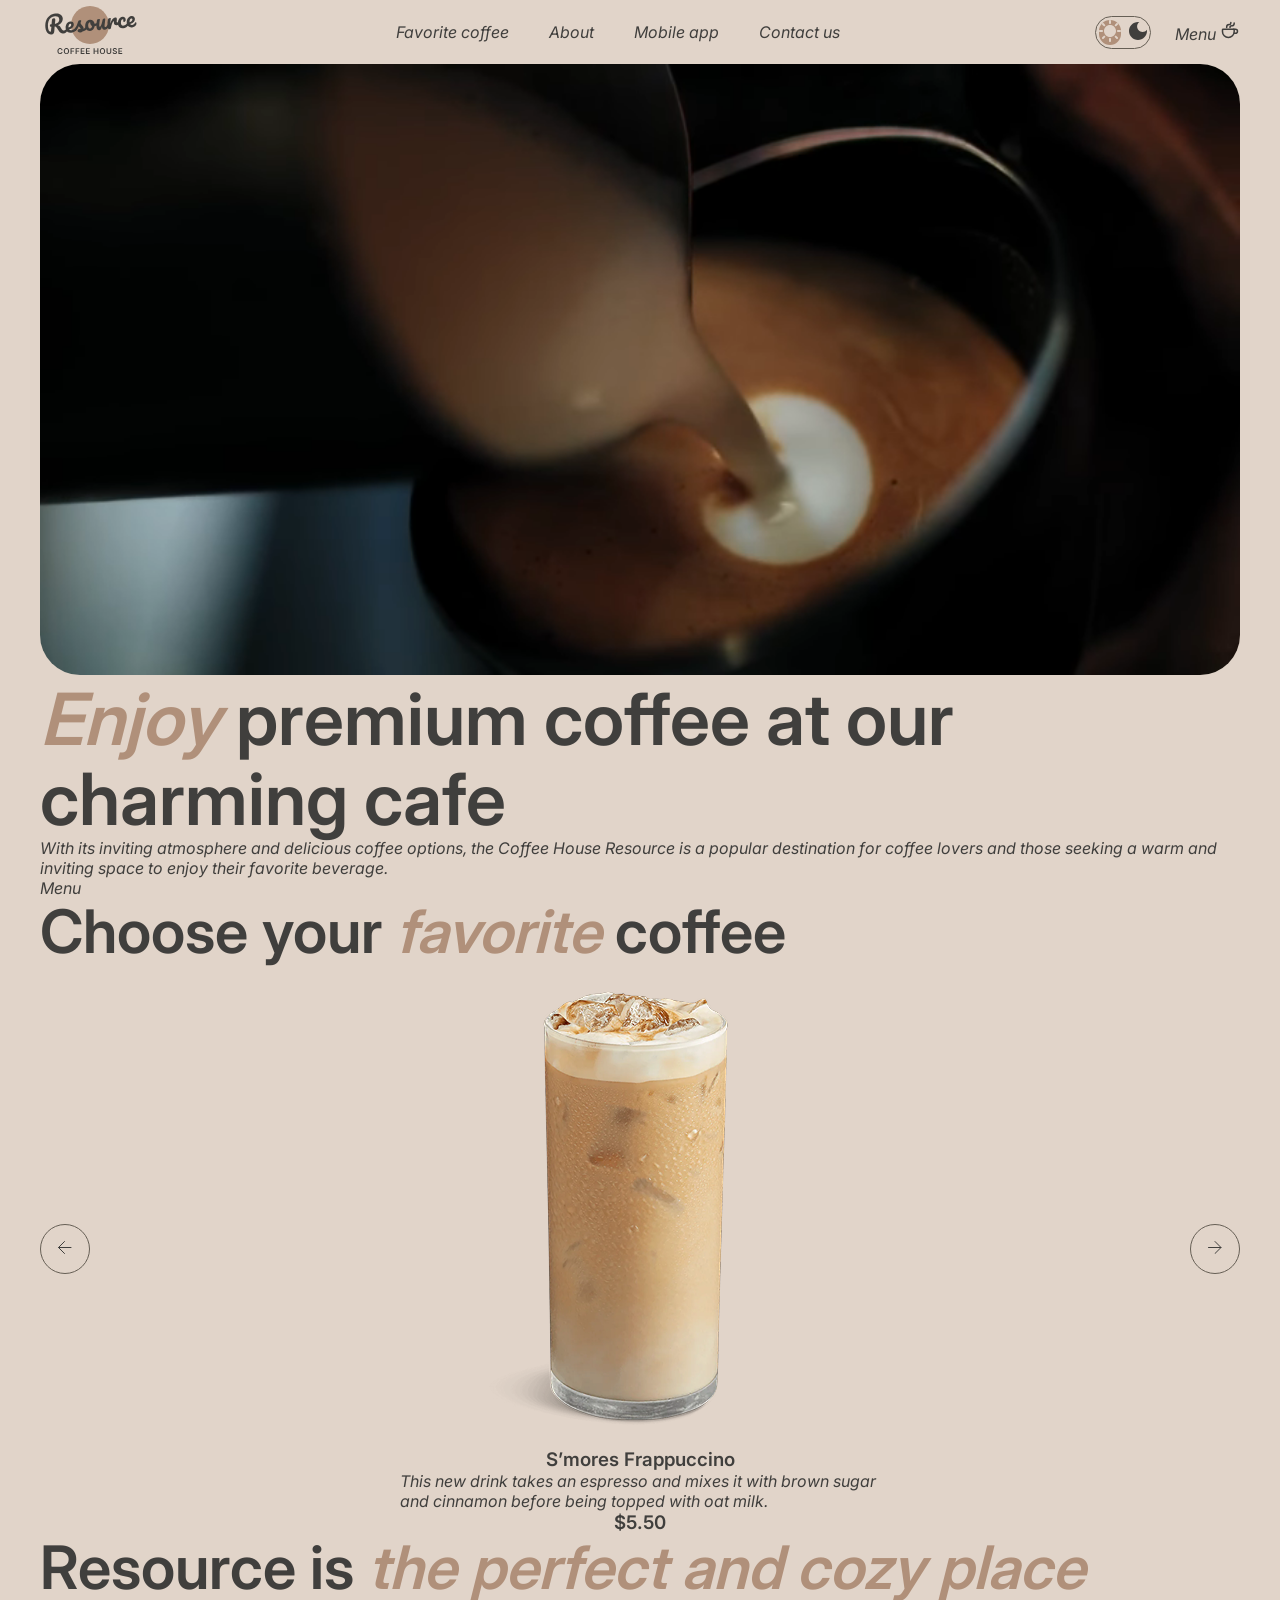
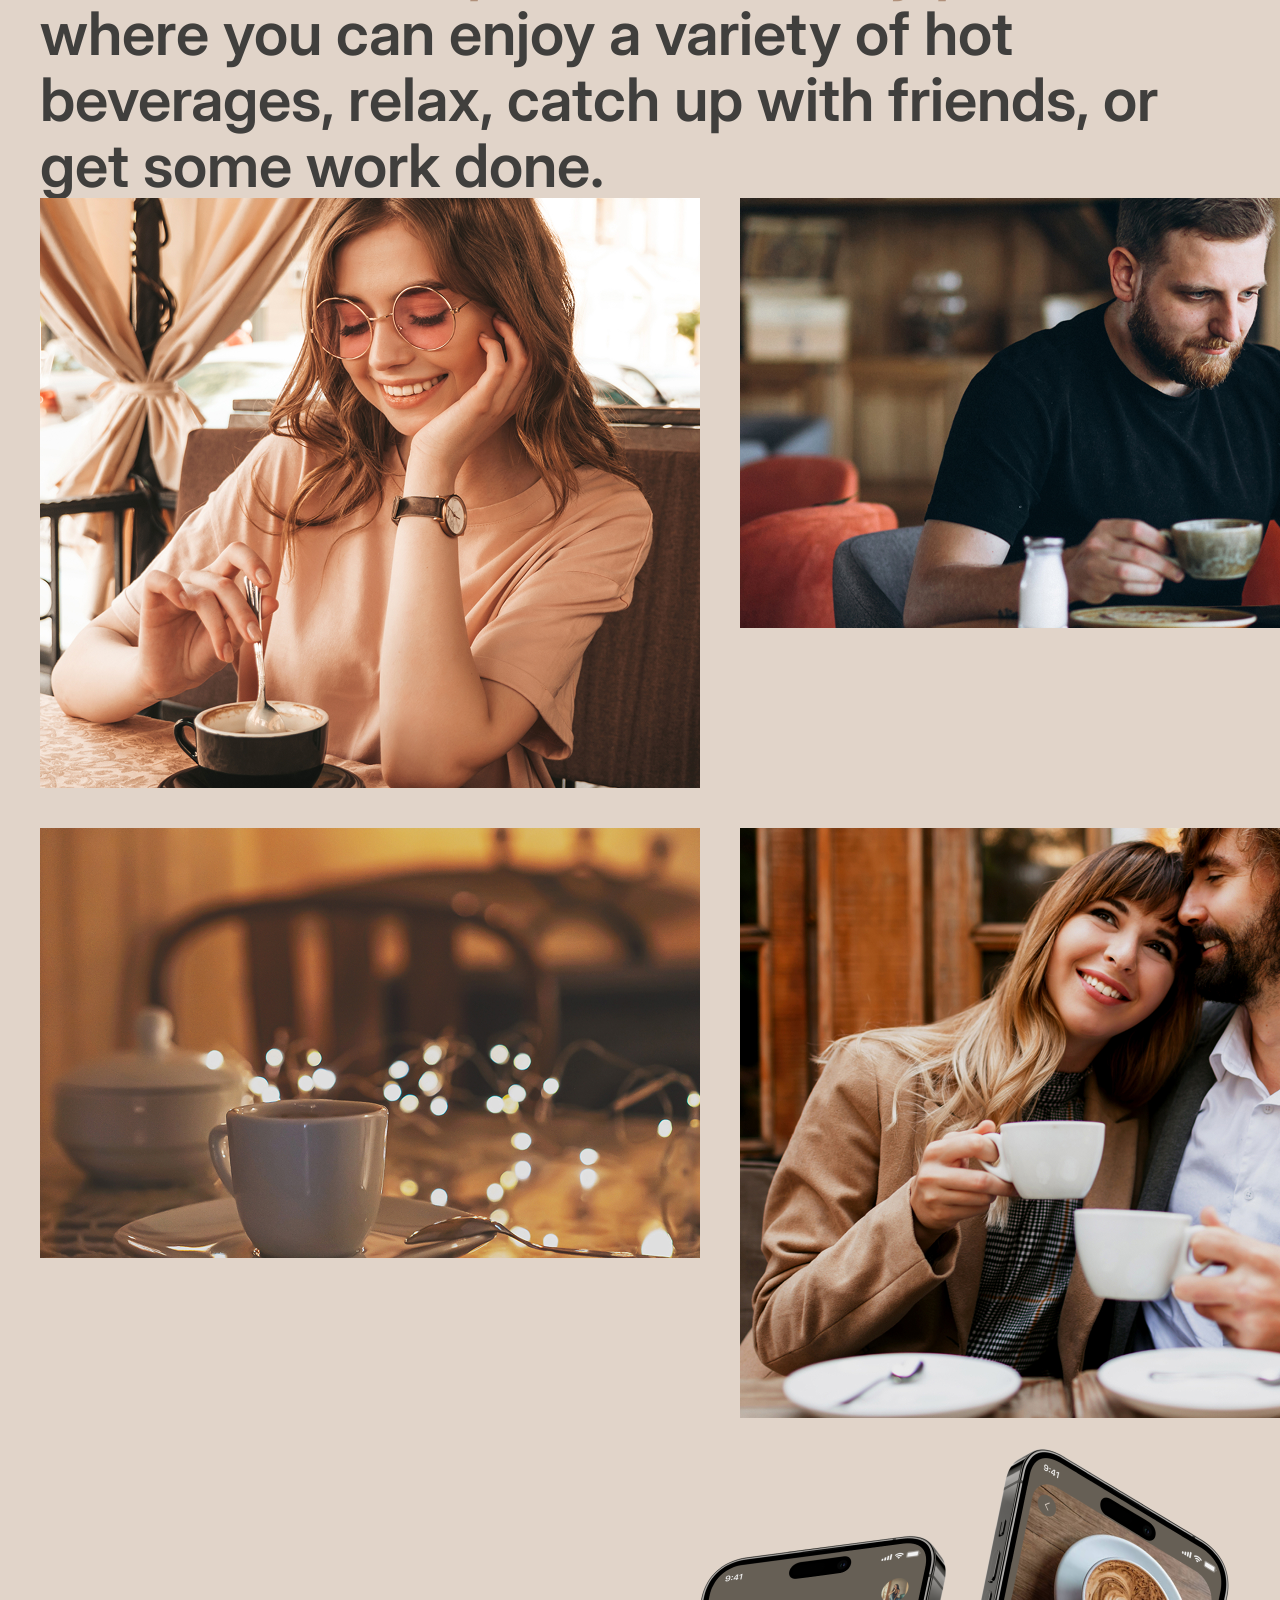
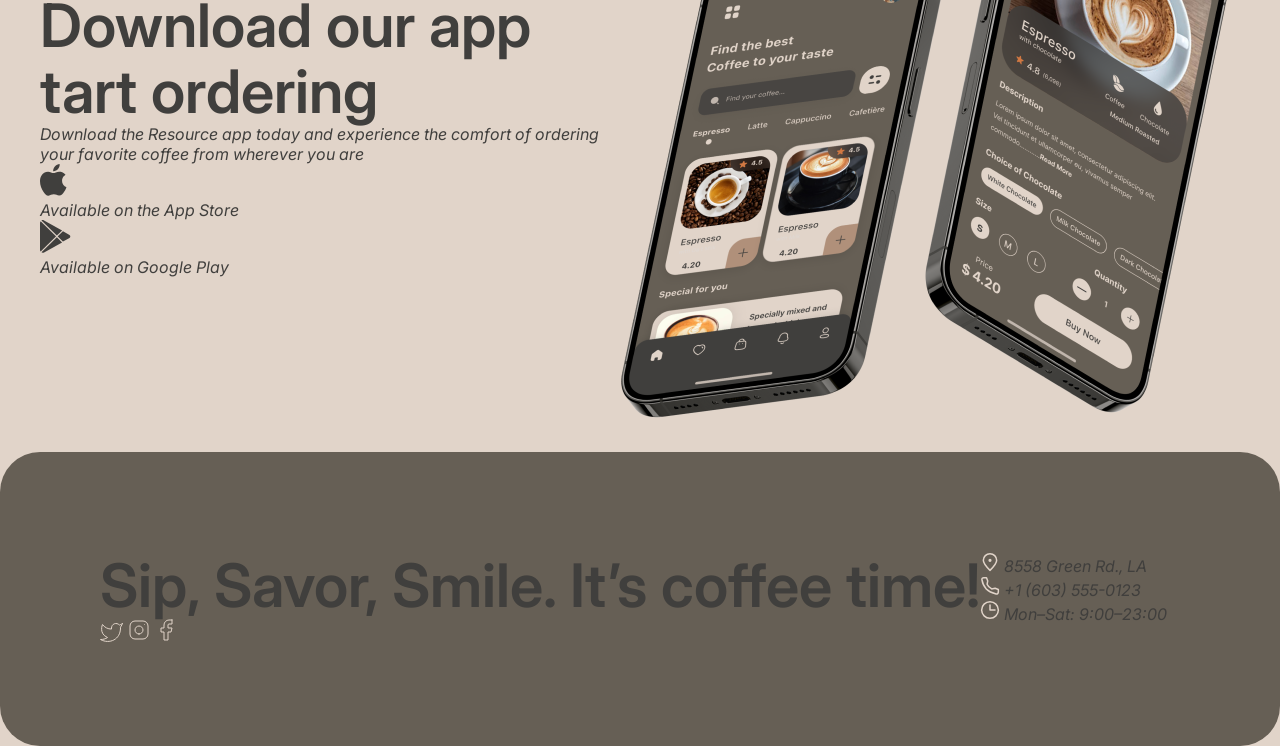
<file: index.html>
<!doctype html>
<html lang="en">
  <head>
    <meta charset="UTF-8">
    <meta name="viewport" content="width=device-width, initial-scale=1.0">
    <link rel="stylesheet" href="./css/style.css">
    <link rel="shortcut icon" href="./assets/favicon.ico" type="image/x-icon">
    <title>Coffee House</title>
  </head>
  <body>
    <header class="header container">
      <div class="logo">
        <a href="#">
          <img src="./assets/svg/logo.svg" alt="logo">
        </a>
      </div>
      <nav class="nav">
        <ul class="nav__list">
          <li class="nav__item"><a href="#favorites" class="nav__link">Favorite coffee</a></li>
          <li class="nav__item"><a href="#about" class="nav__link">About</a></li>
          <li class="nav__item"><a href="#mobile-app" class="nav__link">Mobile app</a></li>
          <li class="nav__item"><a href="#contact-us" class="nav__link">Contact us</a></li>
        </ul>
      </nav>
      <div class="header-actions">
        <button class="theme-switch" type="button">
          <span class="theme-switch_light theme-toggle">
            <svg width="22" height="22" viewBox="0 0 22 22" fill="none" xmlns="http://www.w3.org/2000/svg">
              <path id="Sun" d="M10 3V1C10 0.45 10.45 0 11 0C11.55 0 12 0.45 12 1V3C12 3.55 11.55 4 11 4C10.45 4 10 3.55 10 3ZM17.36 6.05L18.77 4.63C19.16 4.24 19.16 3.61 18.77 3.22C18.38 2.83 17.75 2.83 17.36 3.22L15.95 4.64C15.56 5.03 15.56 5.66 15.95 6.05C16.34 6.44 16.97 6.44 17.36 6.05ZM21 10H19C18.45 10 18 10.45 18 11C18 11.55 18.45 12 19 12H21C21.55 12 22 11.55 22 11C22 10.45 21.55 10 21 10ZM11 18C10.45 18 10 18.45 10 19V21C10 21.55 10.45 22 11 22C11.55 22 12 21.55 12 21V19C12 18.45 11.55 18 11 18ZM4.64 6.05L3.22 4.64C2.83 4.25 2.83 3.61 3.22 3.23C3.61 2.85 4.25 2.84 4.63 3.23L6.04 4.64C6.43 5.03 6.43 5.67 6.04 6.05C5.65 6.43 5.02 6.44 4.64 6.05ZM15.95 15.95C15.56 16.34 15.56 16.98 15.95 17.36L17.36 18.77C17.75 19.16 18.39 19.16 18.77 18.77C19.16 18.38 19.16 17.74 18.77 17.36L17.36 15.95C16.98 15.56 16.34 15.56 15.95 15.95ZM1 12H3C3.55 12 4 11.55 4 11C4 10.45 3.55 10 3 10H1C0.45 10 0 10.45 0 11C0 11.55 0.45 12 1 12ZM4.64 18.78L6.05 17.37C6.44 16.98 6.44 16.34 6.05 15.96C5.66 15.58 5.02 15.57 4.64 15.96L3.23 17.37C2.84 17.76 2.84 18.4 3.23 18.78C3.61 19.17 4.25 19.17 4.64 18.78ZM11 5C7.69 5 5 7.69 5 11C5 14.31 7.69 17 11 17C14.31 17 17 14.31 17 11C17 7.69 14.31 5 11 5Z" fill="#E1D4C9"/>
            </svg>
          </span>

          <span class="theme-switch_dark theme-toggle">
            <svg width="18" height="18" viewBox="0 0 18 18" fill="none" xmlns="http://www.w3.org/2000/svg">
              <path d="M9 0C4.03 0 0 4.03 0 9C0 13.97 4.03 18 9 18C13.97 18 18 13.97 18 9C18 8.54 17.96 8.08 17.9 7.64C16.92 9.01 15.32 9.9 13.5 9.9C10.52 9.9 8.1 7.48 8.1 4.5C8.1 2.69 8.99 1.08 10.36 0.0999999C9.92 0.0399999 9.46 0 9 0Z" fill="#403F3D"/>
            </svg>
          </span>
        </button>
        <a href="./menu.html" class="link-menu">
          <span>Menu</span>
          <img src="./assets/svg/coffee-cup.svg" alt="coffee-cup">
        </a>

        <!-- burger menu -->
        <button class="burger-menu" type="button">
          <span class="burger-menu__line"></span>
          <span class="burger-menu__line"></span>
        </button>
      </div>
    </header>

    <main class="main">
      <!-- enjoy -->
      <section class="enjoy container">
        <div class="enjoy__wrapper">
          <video class="enjoy__video" src="./assets/video/video-enjoy.webm" autoplay loop muted></video>
        </div>
        <div class="enjoy__content">
          <h1 class="enjoy__title"><span class="text-accent">Enjoy</span> premium coffee at our charming cafe</h1>
          <p class="enjoy__text text-medium">With its inviting atmosphere and delicious coffee options, the Coffee House Resource is a popular destination for coffee lovers and those seeking a warm and inviting space to enjoy their favorite beverage.</p>
          <a href="./menu.html" class="link-menu">Menu</a>
        </div>
      </section>

      <!-- favorites -->
      <section class="favorites container" id="favorites">
        <h2  class="favorites__title">Choose your <span class="text-accent">favorite</span> coffee</h2>
        <div class="slider">
          <button class="slider__btn slider__btn_prev">
            <svg width="14" height="13" viewBox="0 0 14 13" fill="none" xmlns="http://www.w3.org/2000/svg">
              <path d="M13 6.5H0.5M6.5 12.5L0.5 6.5L6.5 0.5" stroke="#403F3D" stroke-linecap="round" stroke-linejoin="round"/>
            </svg>
          </button>

          <!-- slider -->
          <div class="slide__line">
            <div class="slide">
              <div class="slide__img">
                <img src="./assets/png/coffee-slider-1.png" alt="S’mores Frappuccino">
              </div>
              <h3 class="slide__title">S’mores Frappuccino</h3>
              <p class="slide__text text-medium">This new drink takes an espresso and mixes it with brown sugar and cinnamon before being topped with oat milk.</p>
              <h3 class="slide__price">$5.50</h3>
            </div>
          </div>

          <button class="slider__btn slider__btn_next">
            <svg width="14" height="13" viewBox="0 0 14 13" fill="none" xmlns="http://www.w3.org/2000/svg">
              <path d="M0.5 6.5H13M7 12.5L13 6.5L7 0.5" stroke="#403F3D" stroke-linecap="round" stroke-linejoin="round"/>
            </svg>
          </button>
        </div>
        <div class="slider__controls"></div>
      </section>

      <!-- about -->
      <section class="about container" id="about">
        <h2 class="about__title">Resource is <span class="text-accent">the perfect and cozy place</span> where you can enjoy a variety of hot beverages, relax, catch up with friends, or get some work done.</h2>
        <div class="about__container-images">
          <img class="about__container-image" src="./assets/png/about-1.png" alt="about-1">
          <img class="about__container-image" src="./assets/png/about-3.png" alt="about-2">
          <img class="about__container-image" src="./assets/png/about-2.png" alt="about-3">
          <img class="about__container-image" src="./assets/png/about-4.png" alt="about-4">
        </div>
      </section>

      <!-- mobile-app -->
      <section class="mobile-app container" id="mobile-app">
        <div class="mobile-app__content">
          <h2 class="mobile-app__title"><span class="text_accent">Download</span> our app tart ordering</h2>
          <p class="mobile-app__text">Download the Resource app today and experience the comfort of ordering your favorite coffee from wherever you are</p>
          <div class="mobile-app__container-buttons">
            <a href="#" class="mobile-app__button">
              <svg width="27" height="32" viewBox="0 0 27 32" fill="none" xmlns="http://www.w3.org/2000/svg">
                <path d="M22.0578 16.8306C22.021 12.8323 25.4156 10.8871 25.5708 10.7966C23.6483 8.06361 20.6684 7.69021 19.6213 7.66043C17.1185 7.40364 14.6909 9.12057 13.4159 9.12057C12.1156 9.12057 10.1523 7.68524 8.03638 7.72742C5.31352 7.76836 2.76624 9.30541 1.36919 11.6922C-1.51399 16.5589 0.636305 23.7107 3.39861 27.6446C4.7804 29.5711 6.39503 31.7223 8.50843 31.6466C10.576 31.5635 11.3483 30.3614 13.8435 30.3614C16.3157 30.3614 17.0409 31.6466 19.1963 31.5982C21.4153 31.5635 22.8124 29.6629 24.1458 27.719C25.7426 25.5108 26.3839 23.3361 26.4093 23.2245C26.3572 23.2071 22.0998 21.6229 22.0578 16.8306Z" fill="#403F3D"/>
                <path d="M17.9863 5.07263C19.0983 3.71671 19.8592 1.872 19.648 0C18.0384 0.0694711 16.0256 1.08549 14.8664 2.41164C13.8409 3.58025 12.9248 5.49566 13.1615 7.29695C14.9695 7.42845 16.8259 6.40747 17.9863 5.07263Z" fill="#403F3D"/>
              </svg>
              <div class="mobile-app__button__text">
                <span>Available on the</span>
                <span>App Store</span>
              </div>
            </a>
            <a href="#" class="mobile-app__button">
              <svg width="31" height="33" viewBox="0 0 31 33" fill="none" xmlns="http://www.w3.org/2000/svg">
                <path d="M0.572202 1.40292C0.209755 1.77285 0 2.34879 0 3.09466V29.6994C0 30.4452 0.209755 31.0212 0.572202 31.3911L0.661658 31.4723L15.9523 16.5699V16.2181L0.661658 1.31571L0.572202 1.40292Z" fill="#403F3D"/>
                <path d="M22.894 21.5399L17.8027 16.57V16.2181L22.9001 11.2481L23.0143 11.3128L29.0509 14.6617C30.7737 15.6121 30.7737 17.176 29.0509 18.1324L23.0143 21.4753L22.894 21.5399V21.5399Z" fill="#403F3D"/>
                <path d="M22.0897 22.4007L16.8781 17.3195L1.49805 32.3166C2.07025 32.903 3.00336 32.9737 4.06448 32.3872L22.0897 22.4007" fill="#403F3D"/>
                <path d="M22.0897 10.3875L4.06448 0.400992C3.00336 -0.179462 2.07025 -0.108787 1.49805 0.477683L16.8781 15.4688L22.0897 10.3875Z" fill="#403F3D"/>
              </svg>
              <div class="mobile-app__button__text">
                <span>Available on</span>
                <span>Google Play</span>
              </div>
            </a>
          </div>
        </div>
        <div class="mobile-app__container-image">
          <img src="./assets/png/mobile-screens.png" alt="mobile phones">
        </div>
      </section>
    </main>

    <footer class="footer container" id="contact-us">
      <div class="footer__social">
        <h2 class="footer__title">Sip, Savor, Smile. <span class="text_accent">It’s coffee time!</span></h2>
        <div class="footer__link-socials">
          <a href="#" class="footer__link-social twitter">
            <svg width="23" height="19" viewBox="0 0 23 19" fill="none" xmlns="http://www.w3.org/2000/svg">
              <path d="M22.5 0.510056C22.5 0.510056 20.4821 1.70217 19.36 2.04006C18.7577 1.34757 17.9573 0.856748 17.067 0.633982C16.1767 0.411216 15.2395 0.467251 14.3821 0.794509C13.5247 1.12177 12.7884 1.70446 12.273 2.46377C11.7575 3.22309 11.4877 4.12239 11.5 5.04006V6.04006C9.74263 6.08562 8.00127 5.69587 6.43101 4.9055C4.86074 4.11513 3.51032 2.94869 2.5 1.51006C2.5 1.51006 -1.5 10.5101 7.5 14.5101C5.44053 15.908 2.98716 16.609 0.5 16.5101C9.5 21.5101 20.5 16.5101 20.5 5.01006C20.4991 4.73151 20.4723 4.45365 20.42 4.18006C21.4406 3.17355 22.5 0.510056 22.5 0.510056Z" stroke="#E1D4C9" stroke-linecap="round" stroke-linejoin="round"/>
            </svg>
          </a>
          <a href="#" class="footer__link-social instagramm">
            <svg width="24" height="24" viewBox="0 0 24 24" fill="none" xmlns="http://www.w3.org/2000/svg">
              <path d="M12 16C14.2091 16 16 14.2091 16 12C16 9.79086 14.2091 8 12 8C9.79086 8 8 9.79086 8 12C8 14.2091 9.79086 16 12 16Z" stroke="#E1D4C9" stroke-linecap="round" stroke-linejoin="round"/>
              <path d="M3 16V8C3 5.23858 5.23858 3 8 3H16C18.7614 3 21 5.23858 21 8V16C21 18.7614 18.7614 21 16 21H8C5.23858 21 3 18.7614 3 16Z" stroke="#E1D4C9"/>
              <path d="M17.5 6.51L17.51 6.49889" stroke="#E1D4C9" stroke-linecap="round" stroke-linejoin="round"/>
            </svg>
          </a>
          <a href="#" class="footer__link-social facebook">
            <svg width="24" height="24" viewBox="0 0 24 24" fill="none" xmlns="http://www.w3.org/2000/svg">
              <path d="M17 2H14C12.6739 2 11.4021 2.52678 10.4645 3.46447C9.52678 4.40215 9 5.67392 9 7V10H6V14H9V22H13V14H16L17 10H13V7C13 6.73478 13.1054 6.48043 13.2929 6.29289C13.4804 6.10536 13.7348 6 14 6H17V2Z" stroke="#E1D4C9" stroke-linecap="round" stroke-linejoin="round"/>
            </svg>
          </a>
        </div>
      </div>
      <div class="footer__contacts">
        <ul class="contacts__list">
          <li class="contacts__item">
            <a href="contacts__link">
              <img src="./assets/svg/pin-alt.svg" alt="pin-alt">
              <span>8558 Green Rd.,  LA</span>
            </a>
          </li>
          <li class="contacts__item">
            <a href="contacts__link">
              <img src="./assets/svg/phone.svg" alt="phone">
              <span>+1 (603) 555-0123</span>
            </a>
          </li>
          <li class="contacts__item">
            <a href="contacts__link">
              <img src="./assets/svg/clock.svg" alt="clock">
              <span>Mon–Sat: 9:00–23:00</span>
            </a>
          </li>
        </ul>
      </div>
    </footer>
    <script type="module" src="./js/index.js"></script>
  </body>
</html>
</file>
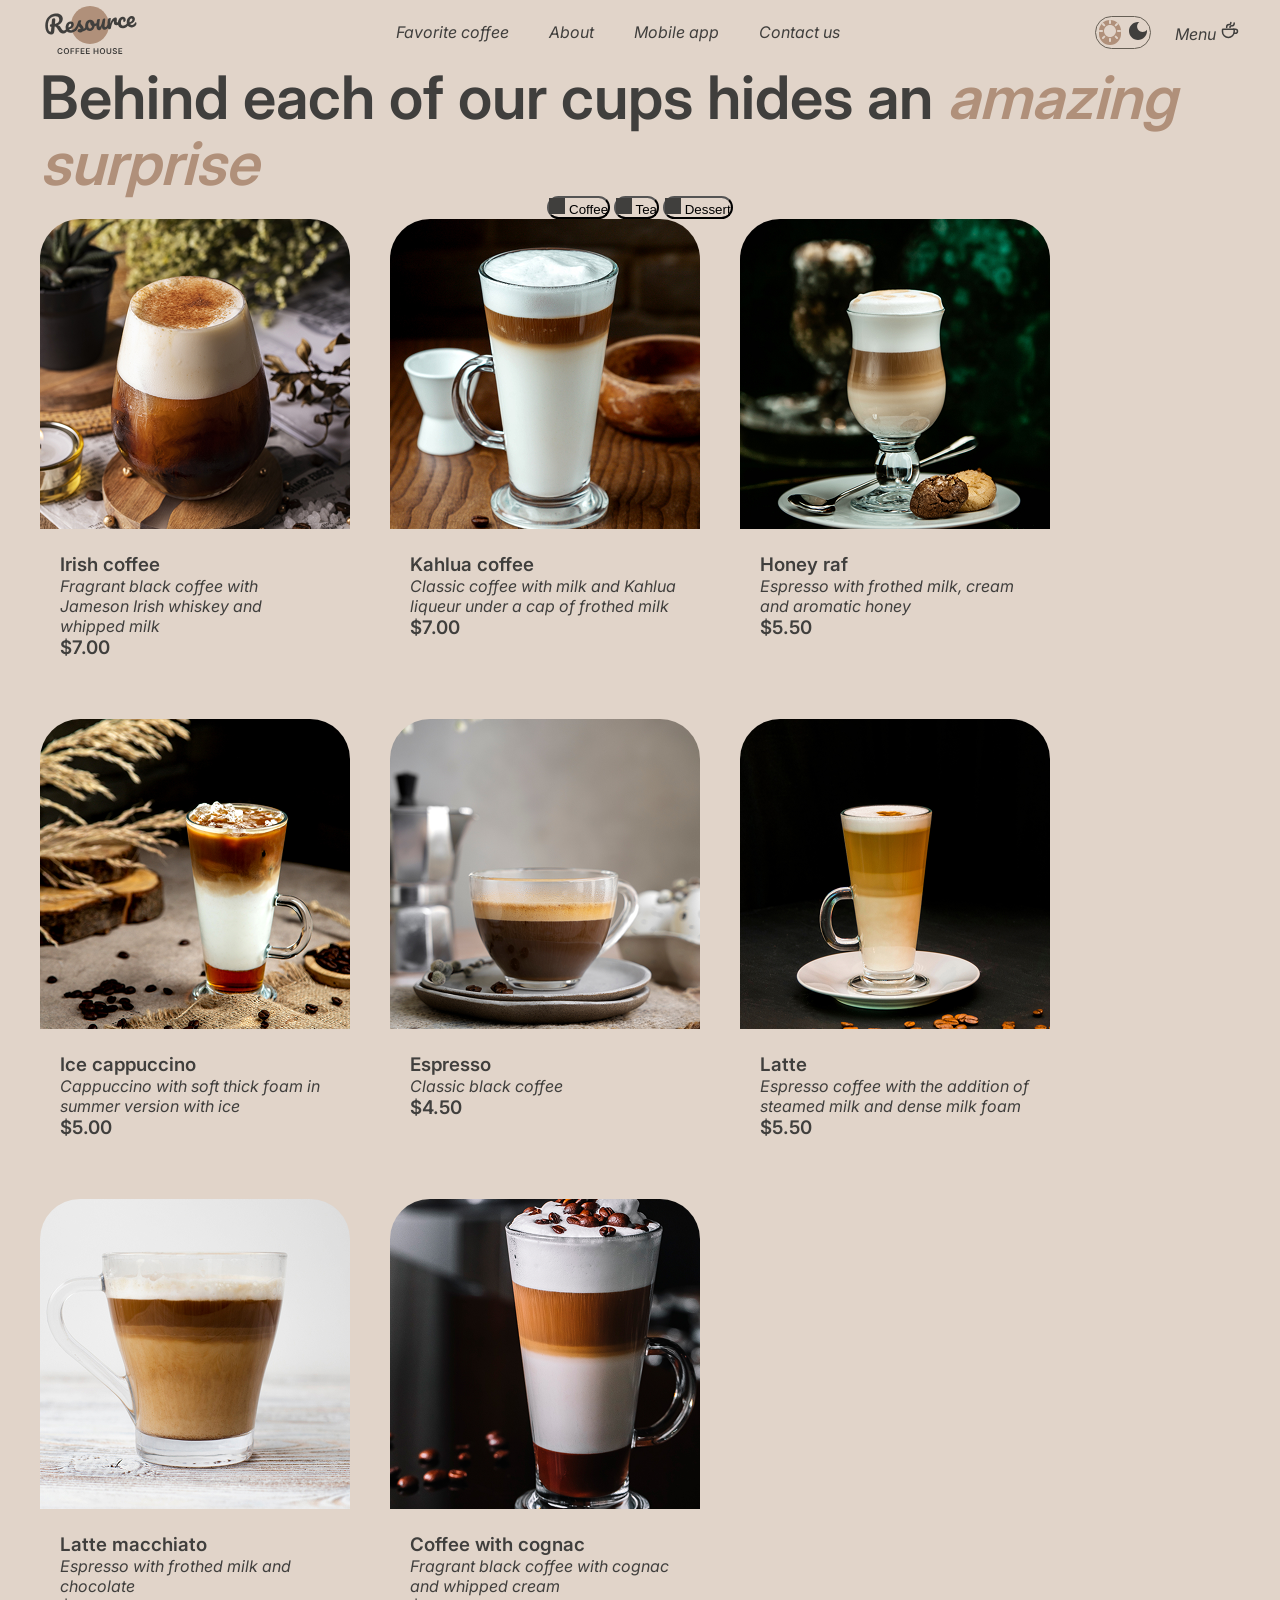
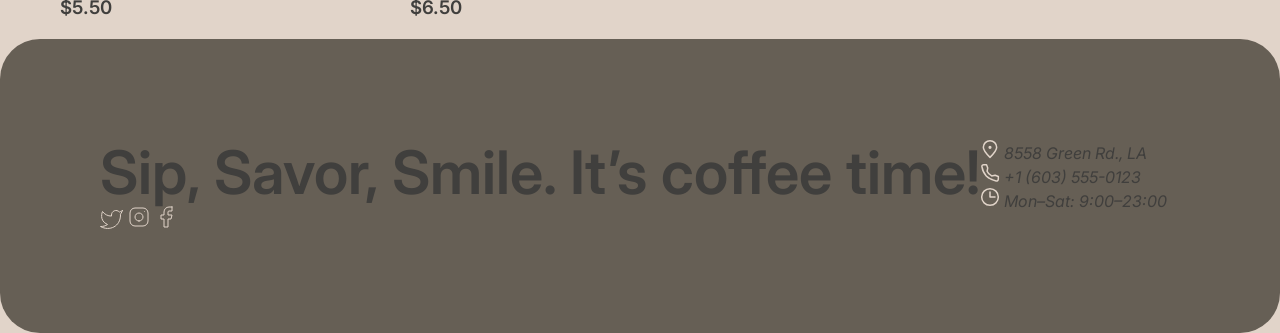
<file: menu.html>
<!DOCTYPE html>
<html lang="en">
<head>
  <meta charset="UTF-8">
  <meta name="viewport" content="width=device-width, initial-scale=1.0">
  <link rel="stylesheet" href="./css/style.css">
  <link rel="shortcut icon" href="./assets/favicon.ico" type="image/x-icon">
  <title>Coffee House</title>
</head>
<body>
  <header class="header container">
    <div class="logo">
      <a href="./index.html">
        <img src="./assets/svg/logo.svg" alt="logo">
      </a>
      </div>
      <nav class="nav">
        <ul class="nav__list">
          <li class="nav__item"><a href="./index.html#favorites" class="nav__link">Favorite coffee</a></li>
          <li class="nav__item"><a href="./index.html#about" class="nav__link">About</a></li>
          <li class="nav__item"><a href="./index.html#mobile-app" class="nav__link">Mobile app</a></li>
          <li class="nav__item"><a href="#contact-us" class="nav__link">Contact us</a></li>
        </ul>
      </nav>
      <div class="header-actions">
        <button class="theme-switch">
          <span class="theme-switch_light">
            <svg width="22" height="22" viewBox="0 0 22 22" fill="none" xmlns="http://www.w3.org/2000/svg">
              <path id="Sun" d="M10 3V1C10 0.45 10.45 0 11 0C11.55 0 12 0.45 12 1V3C12 3.55 11.55 4 11 4C10.45 4 10 3.55 10 3ZM17.36 6.05L18.77 4.63C19.16 4.24 19.16 3.61 18.77 3.22C18.38 2.83 17.75 2.83 17.36 3.22L15.95 4.64C15.56 5.03 15.56 5.66 15.95 6.05C16.34 6.44 16.97 6.44 17.36 6.05ZM21 10H19C18.45 10 18 10.45 18 11C18 11.55 18.45 12 19 12H21C21.55 12 22 11.55 22 11C22 10.45 21.55 10 21 10ZM11 18C10.45 18 10 18.45 10 19V21C10 21.55 10.45 22 11 22C11.55 22 12 21.55 12 21V19C12 18.45 11.55 18 11 18ZM4.64 6.05L3.22 4.64C2.83 4.25 2.83 3.61 3.22 3.23C3.61 2.85 4.25 2.84 4.63 3.23L6.04 4.64C6.43 5.03 6.43 5.67 6.04 6.05C5.65 6.43 5.02 6.44 4.64 6.05ZM15.95 15.95C15.56 16.34 15.56 16.98 15.95 17.36L17.36 18.77C17.75 19.16 18.39 19.16 18.77 18.77C19.16 18.38 19.16 17.74 18.77 17.36L17.36 15.95C16.98 15.56 16.34 15.56 15.95 15.95ZM1 12H3C3.55 12 4 11.55 4 11C4 10.45 3.55 10 3 10H1C0.45 10 0 10.45 0 11C0 11.55 0.45 12 1 12ZM4.64 18.78L6.05 17.37C6.44 16.98 6.44 16.34 6.05 15.96C5.66 15.58 5.02 15.57 4.64 15.96L3.23 17.37C2.84 17.76 2.84 18.4 3.23 18.78C3.61 19.17 4.25 19.17 4.64 18.78ZM11 5C7.69 5 5 7.69 5 11C5 14.31 7.69 17 11 17C14.31 17 17 14.31 17 11C17 7.69 14.31 5 11 5Z" fill="#E1D4C9"/>
            </svg>
          </span>

          <span class="theme-switch_dark">
            <svg width="18" height="18" viewBox="0 0 18 18" fill="none" xmlns="http://www.w3.org/2000/svg">
              <path d="M9 0C4.03 0 0 4.03 0 9C0 13.97 4.03 18 9 18C13.97 18 18 13.97 18 9C18 8.54 17.96 8.08 17.9 7.64C16.92 9.01 15.32 9.9 13.5 9.9C10.52 9.9 8.1 7.48 8.1 4.5C8.1 2.69 8.99 1.08 10.36 0.0999999C9.92 0.0399999 9.46 0 9 0Z" fill="#403F3D"/>
            </svg>
          </span>
        </button>
        <a href="./menu.html" class="link-menu">
          <span>Menu</span>
          <img src="./assets/svg/coffee-cup.svg" alt="coffee-cup">
        </a>

        <!-- burger menu -->
        <button class="burger-menu" type="button">
          <span class="burger-menu__line"></span>
          <span class="burger-menu__line"></span>
        </button>
      </div>
    </header>

    <main class="main">
      <section class="menu container">
        <h2 class="menu__title">Behind each of our cups hides an <span class="text-accent">amazing surprise</span></h2>
        <div class="menu__tab-buttons">
          <button class="tab-button">
            <svg width="16" height="16" viewBox="0 0 16 16" fill="none" xmlns="http://www.w3.org/2000/svg">
              <path d="M0 16H16V4.76837e-06H0V16Z" fill="#403F3D"/>
            </svg>
            <span class="tab-button__text">Coffee</span>
          </button>
          <button class="tab-button">
            <svg class="tab-button__icon" width="16" height="16" viewBox="0 0 16 16" fill="none" xmlns="http://www.w3.org/2000/svg">
              <path d="M0 16H16V4.76837e-06H0V16Z" fill="#403F3D"/>
            </svg>
            <span class="tab-button__text">Tea</span>
          </button>
          <button class="tab-button">
            <svg class="tab-button__icon" width="16" height="16" viewBox="0 0 16 16" fill="none" xmlns="http://www.w3.org/2000/svg">
              <path d="M0 16H16V4.76837e-06H0V16Z" fill="#403F3D"/>
            </svg>
            <span class="tab-button__text">Dessert</span>
          </button>
        </div>

        <div class="menu__list">
          <div class="menu__item">
            <div class="menu__item__image">
              <img src="./assets/menu/coffee-1.png" alt="Irish coffee">
            </div>
            <div class="menu__item__content">
              <h3 class="menu__item__title">Irish coffee</h3>
              <p class="menu__item__text">Fragrant black coffee with Jameson Irish whiskey and whipped milk</p>
              <h3 class="menu__item__price">$7.00</h3>
            </div>
          </div>

          <div class="menu__item">
            <div class="menu__item__image">
              <img src="./assets/menu/coffee-2.png" alt="Kahlua coffee">
            </div>
            <div class="menu__item__content">
              <h3 class="menu__item__title">Kahlua coffee</h3>
              <p class="menu__item__text">Classic coffee with milk and Kahlua liqueur under a cap of frothed milk</p>
              <h3 class="menu__item__price">$7.00</h3>
            </div>
          </div>

          <div class="menu__item">
            <div class="menu__item__image">
              <img src="./assets/menu/coffee-3.png" alt="Honey raf">
            </div>
            <div class="menu__item__content">
              <h3 class="menu__item__title">Honey raf</h3>
              <p class="menu__item__text">Espresso with frothed milk, cream and aromatic honey</p>
              <h3 class="menu__item__price">$5.50</h3>
            </div>
          </div>

          <div class="menu__item">
            <div class="menu__item__image">
              <img src="./assets/menu/coffee-4.png" alt="Ice cappuccino">
            </div>
            <div class="menu__item__content">
              <h3 class="menu__item__title">Ice cappuccino</h3>
              <p class="menu__item__text">Cappuccino with soft thick foam in summer version with ice</p>
              <h3 class="menu__item__price">$5.00</h3>
            </div>
          </div>

          <div class="menu__item">
            <div class="menu__item__image">
              <img src="./assets/menu/coffee-5.png" alt="Espresso">
            </div>
            <div class="menu__item__content">
              <h3 class="menu__item__title">Espresso</h3>
              <p class="menu__item__text">Classic black coffee</p>
              <h3 class="menu__item__price">$4.50</h3>
            </div>
          </div>

          <div class="menu__item">
            <div class="menu__item__image">
              <img src="./assets/menu/coffee-6.png" alt="Latte">
            </div>
            <div class="menu__item__content">
              <h3 class="menu__item__title">Latte</h3>
              <p class="menu__item__text">Espresso coffee with the addition of steamed milk and dense milk foam</p>
              <h3 class="menu__item__price">$5.50</h3>
            </div>
          </div>

          <div class="menu__item">
            <div class="menu__item__image">
              <img src="./assets/menu/coffee-7.png" alt="Latte macchiato">
            </div>
            <div class="menu__item__content">
              <h3 class="menu__item__title">Latte macchiato</h3>
              <p class="menu__item__text">Espresso with frothed milk and chocolate</p>
              <h3 class="menu__item__price">$5.50</h3>
            </div>
          </div>

          <div class="menu__item">
            <div class="menu__item__image">
              <img src="./assets/menu/coffee-8.png" alt="Coffee with cognac">
            </div>
            <div class="menu__item__content">
              <h3 class="menu__item__title">Coffee with cognac</h3>
              <p class="menu__item__text">Fragrant black coffee with cognac and whipped cream</p>
              <h3 class="menu__item__price">$6.50</h3>
            </div>
          </div>
        </div>
      </section>
    </main>

    <footer class="footer container" id="contact-us">
      <div class="footer__social">
        <h2 class="footer__title">Sip, Savor, Smile. <span class="text_accent">It’s coffee time!</span></h2>
        <div class="footer__link-socials">
          <a href="#" class="footer__link-social twitter">
            <svg width="23" height="19" viewBox="0 0 23 19" fill="none" xmlns="http://www.w3.org/2000/svg">
              <path d="M22.5 0.510056C22.5 0.510056 20.4821 1.70217 19.36 2.04006C18.7577 1.34757 17.9573 0.856748 17.067 0.633982C16.1767 0.411216 15.2395 0.467251 14.3821 0.794509C13.5247 1.12177 12.7884 1.70446 12.273 2.46377C11.7575 3.22309 11.4877 4.12239 11.5 5.04006V6.04006C9.74263 6.08562 8.00127 5.69587 6.43101 4.9055C4.86074 4.11513 3.51032 2.94869 2.5 1.51006C2.5 1.51006 -1.5 10.5101 7.5 14.5101C5.44053 15.908 2.98716 16.609 0.5 16.5101C9.5 21.5101 20.5 16.5101 20.5 5.01006C20.4991 4.73151 20.4723 4.45365 20.42 4.18006C21.4406 3.17355 22.5 0.510056 22.5 0.510056Z" stroke="#E1D4C9" stroke-linecap="round" stroke-linejoin="round"/>
            </svg>
          </a>
          <a href="#" class="footer__link-social instagramm">
            <svg width="24" height="24" viewBox="0 0 24 24" fill="none" xmlns="http://www.w3.org/2000/svg">
              <path d="M12 16C14.2091 16 16 14.2091 16 12C16 9.79086 14.2091 8 12 8C9.79086 8 8 9.79086 8 12C8 14.2091 9.79086 16 12 16Z" stroke="#E1D4C9" stroke-linecap="round" stroke-linejoin="round"/>
              <path d="M3 16V8C3 5.23858 5.23858 3 8 3H16C18.7614 3 21 5.23858 21 8V16C21 18.7614 18.7614 21 16 21H8C5.23858 21 3 18.7614 3 16Z" stroke="#E1D4C9"/>
              <path d="M17.5 6.51L17.51 6.49889" stroke="#E1D4C9" stroke-linecap="round" stroke-linejoin="round"/>
            </svg>
          </a>
          <a href="#" class="footer__link-social facebook">
            <svg width="24" height="24" viewBox="0 0 24 24" fill="none" xmlns="http://www.w3.org/2000/svg">
              <path d="M17 2H14C12.6739 2 11.4021 2.52678 10.4645 3.46447C9.52678 4.40215 9 5.67392 9 7V10H6V14H9V22H13V14H16L17 10H13V7C13 6.73478 13.1054 6.48043 13.2929 6.29289C13.4804 6.10536 13.7348 6 14 6H17V2Z" stroke="#E1D4C9" stroke-linecap="round" stroke-linejoin="round"/>
            </svg>
          </a>
        </div>
      </div>
      <div class="footer__contacts">
        <ul class="contacts__list">
          <li class="contacts__item">
            <a href="contacts__link">
              <img src="./assets/svg/pin-alt.svg" alt="pin-alt">
              <span>8558 Green Rd.,  LA</span>
            </a>
          </li>
          <li class="contacts__item">
            <a href="contacts__link">
              <img src="./assets/svg/phone.svg" alt="phone">
              <span>+1 (603) 555-0123</span>
            </a>
          </li>
          <li class="contacts__item">
            <a href="contacts__link">
              <img src="./assets/svg/clock.svg" alt="clock">
              <span>Mon–Sat: 9:00–23:00</span>
            </a>
          </li>
        </ul>
      </div>
    </footer>
    <script type="module" src="./js/index.js"></script>
</body>
</html>
</file>
<file: css/style.css>
@font-face {
  font-family: 'Inter';
  src:
    local('Inter Regular'),
    url('../assets/font/Inter-Italic-VariableFont_opsz\,wght.ttf') format('woff2');
  font-weight: 400;
  font-style: normal;
  font-display: swap;
}

@font-face {
  font-family: 'Inter';
  src:
    local('Inter SemiBold'),
    url('../assets/font/Inter-VariableFont_opsz\,wght.ttf') format('woff2');
  font-weight: 600;
  font-style: normal;
  font-display: swap;
}

/* colors */
:root {
  --color-bg: #e1d4c9;
  --color-bg-dark: #665f55;
  --color-accent: #b0907a;
  --color-text-dark: #403f3d;
  --color-1: #c1b6ad;
  --color-2: #292826;
}

[data-theme='dark'] {
  --color-bg: #292826;
  --color-bg-dark: #403f3d;
  --color-accent: #d4bba0;
  --color-text-dark: #e1d4c9;
  --color-1: #403f3d;
  --color-2: #e1d4c9;
}

/* base */
* {
  box-sizing: border-box;
  margin: 0;
  padding: 0;
}

html {
  font-size: 16px;
  scroll-behavior: smooth;
}

body {
  font-family: Inter, sans-serif;
  min-height: 100vh;
  color: var(--color-text-dark);
  background: var(--color-bg);
  transition: 0.3s;
}

a {
  text-decoration: none;
  color: var(--color-text-dark);
}

li {
  list-style: none;
}

h1 {
  font-size: 4.5rem;
  font-weight: 600;
  line-height: 1.1;
}

h2 {
  font-size: 3.75rem;
  font-weight: 600;
  line-height: 1.1;
}

.active {
  display: block;
}

.text-accent {
  font-style: italic;
  color: var(--color-accent);
}

.medium {
  font-size: 1rem;
  font-weight: 400;
  line-height: 1.5;
}

.container {
  max-width: 1440px;
  margin: 0 auto;
  padding: 0 2.5rem;
}

.slider__btn {
  width: 3.75em;
  height: 3.75em;
  border-radius: 6.25rem;
  background: var(--color-bg);
  border: 1px solid var(--color-bg-dark);
  color: var(--color-bg-dark);
}

/* header */
.header {
  display: flex;
  justify-content: space-between;
  align-items: center;
}

.nav__list {
  display: flex;
  justify-content: center;
  gap: 2.5rem;
}

.header-actions {
  display: flex;
  align-items: center;
  gap: 1.5rem;
}

.theme-switch {
  display: flex;
  align-items: center;
  gap: 0.5rem;
  padding: 0.1875rem;
  background: var(--color-bg);
  border: 1px solid var(--color-bg-dark);
  border-radius: 6.25rem;
  cursor: pointer;
  transition: all 0.3s;
}

.theme-switch_light {
  background: var(--color-accent);
  border-radius: 6.25rem;
}

/* burger-menu */
.burger-menu {
  display: none;
  padding: 13px 10px;
  border: 1px solid var(--color-bg-dark);
  border-radius: 6.25rem;
  color: var(--color-text-dark);
  background: var(--color-bg);
}

.burger-menu__line {
  display: block;
  width: 1rem;
  height: 1px;
  background: var(--color-text-dark);
}

/* enjoy */
.enjoy__video {
  width: 100%;
  object-fit: cover;
  border-radius: 2.5rem;
}

/* favorites */
.slider {
  display: flex;
  justify-content: space-between;
  align-items: center;
}

.slide {
  display: flex;
  flex-direction: column;
  align-items: center;
  max-width: 30rem;
}

/* about */
.about__container-images {
  display: grid;
  grid-template-columns: 1fr 1fr;
  gap: 2.5rem;
}

/* mobile-app */
.mobile-app {
  display: flex;
  align-items: center;
}

/* menu */
.menu__tab-buttons {
  text-align: center;
}

.tab-button {
  background: var(--color-bg);
  border-radius: 6.25rem;
}

.menu__list {
  display: grid;
  grid-template-columns: repeat(auto-fill, 19.375rem);
  gap: 2.5rem;
}

.menu__item {
  overflow: hidden;
  border-radius: 2.5rem;
}

.menu__item__content {
  padding: 1.25rem;
}

/* footer */
.footer {
  display: flex;
  padding: 6.25rem;
  border-radius: 2.5rem;
  background: var(--color-bg-dark);
}

/* media */
@media (max-width: 768px) {
  .burger-menu {
    display: flex;
    flex-direction: column;
    gap: 8px;
  }

  .nav {
    position: fixed;
    top: 6vh;
    right: -100%;
    width: 75vw;
    height: 80vh;
    background: var(--color-bg);
    transition: 0.5s;
  }

  .nav.active {
    right: 0; 
  }

  .nav__list {
    flex-direction: column;
    align-items: center;
  }

  .link-menu {
    display: none;
  }

  .about__container-images {
    grid-template-columns: 1fr;
  }

  .about__container-image:nth-child(2),
  .about__container-image:nth-child(3) {
    display: none;
  }

  .mobile-app {
    flex-wrap: wrap;
  }
}
</file>
